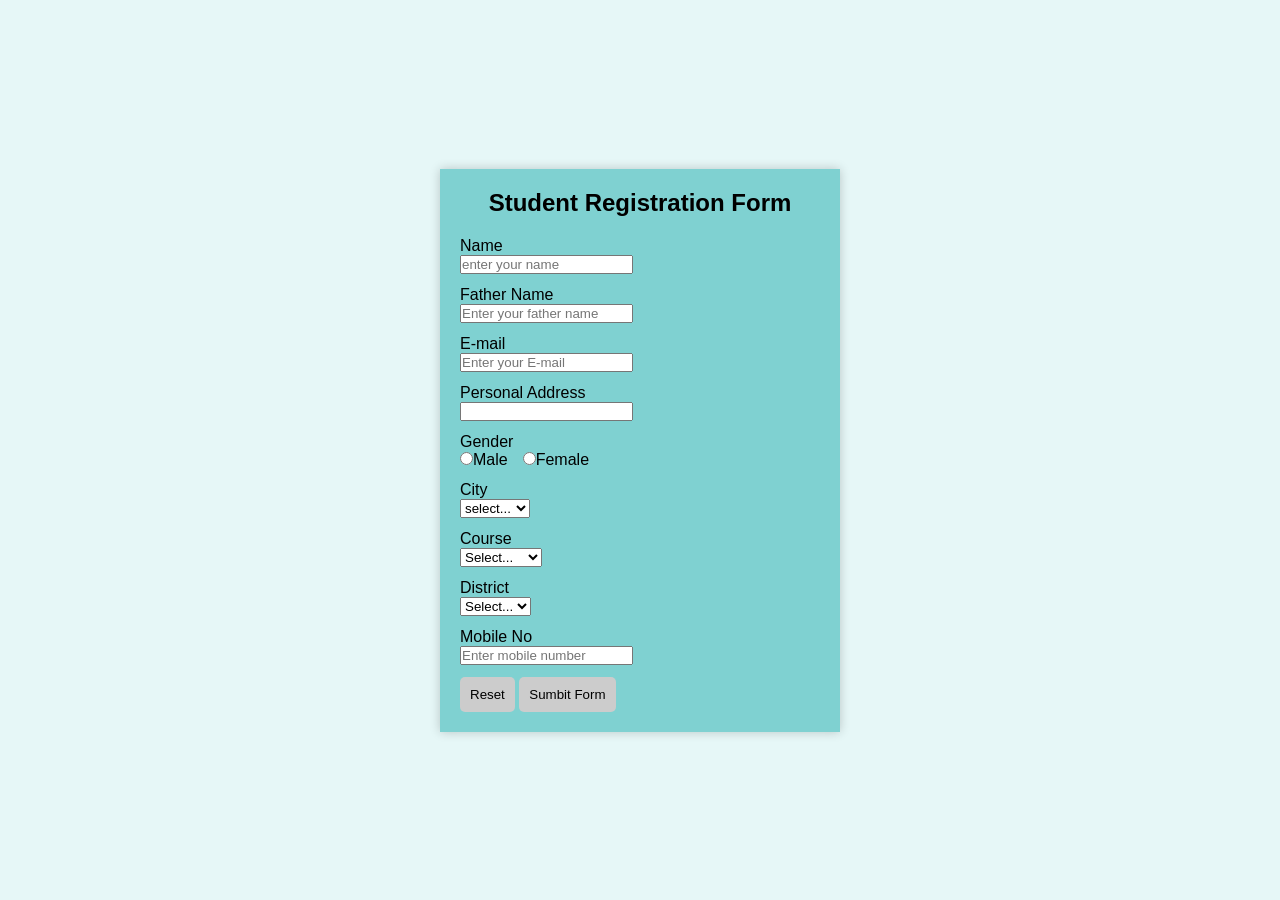
<file: index.html>
<!DOCTYPE html>
<html lang="en">
<head>
    <meta charset="UTF-8">
    <meta name="viewport" content="width=device-width, initial-scale=1.0">
    <title>Student Registration Form</title>
    <link rel="stylesheet" href="style.css">
</head>
<body>
    <div class="container ">
        <h2> Student Registration Form</h2>
        <form>
            <div class=" Form-group">
                <label>Name</label>
                <input type="text"placeholder="enter your name">
            </div>
            <div class="Form-group">
                <label>Father Name</label>
                <input type="text" placeholder="Enter your father name">
             </div>
<div class="Form-group">
    <label>E-mail</label>
    <input type="text" placeholder="Enter your E-mail">
    </div>
    <div class="Form-group">
        <label>Personal Address</label>
        <input type="text">

    </div>
    <div class="Form-group">
        <label>Gender</label>
        <div class="radio-group">
            <label><input type="radio" name="gender">Male</label>
            <label><input type="radio" name="gender">Female</label>
        </div>
    </div>
<div class="Form-group">
    <label>City</label>
    <select>
        <option>select...</option>
        <option>Bhopal</option>
        <option>Bihar</option>
        <option>Patna</option>
        <option>Delhi</option>
        <option>Mumbai</option>
    </select>
</div>
<div class="Form-group">
    <label>Course</label>
    <select>
        <option>Select...</option>
        <option>BCA</option>
        <option>MACA</option>
        <option> B.TECH</option>
        <option> LAW</option>
        <option> MEDICAL</option>
 </select>
</div>
<div class="Form-group">
    <label>District</label>
    <select>
        <option>Select...</option>
        <option>District1</option>
        <option>District2</option>
        <option>District3</option>
        <option>District4</option>
        <option>District5</option>
    </select>
</div>
<div class="Form-group">
    <label>Mobile No</label>
    <input type="text" placeholder="Enter mobile number">
</div>
<div class="buttons">
    <button type="reset" class="reset">Reset</button>
    <button type="submit" class="reset">Sumbit Form</button>
</div>
            </form>
</body>
</html>
</file>
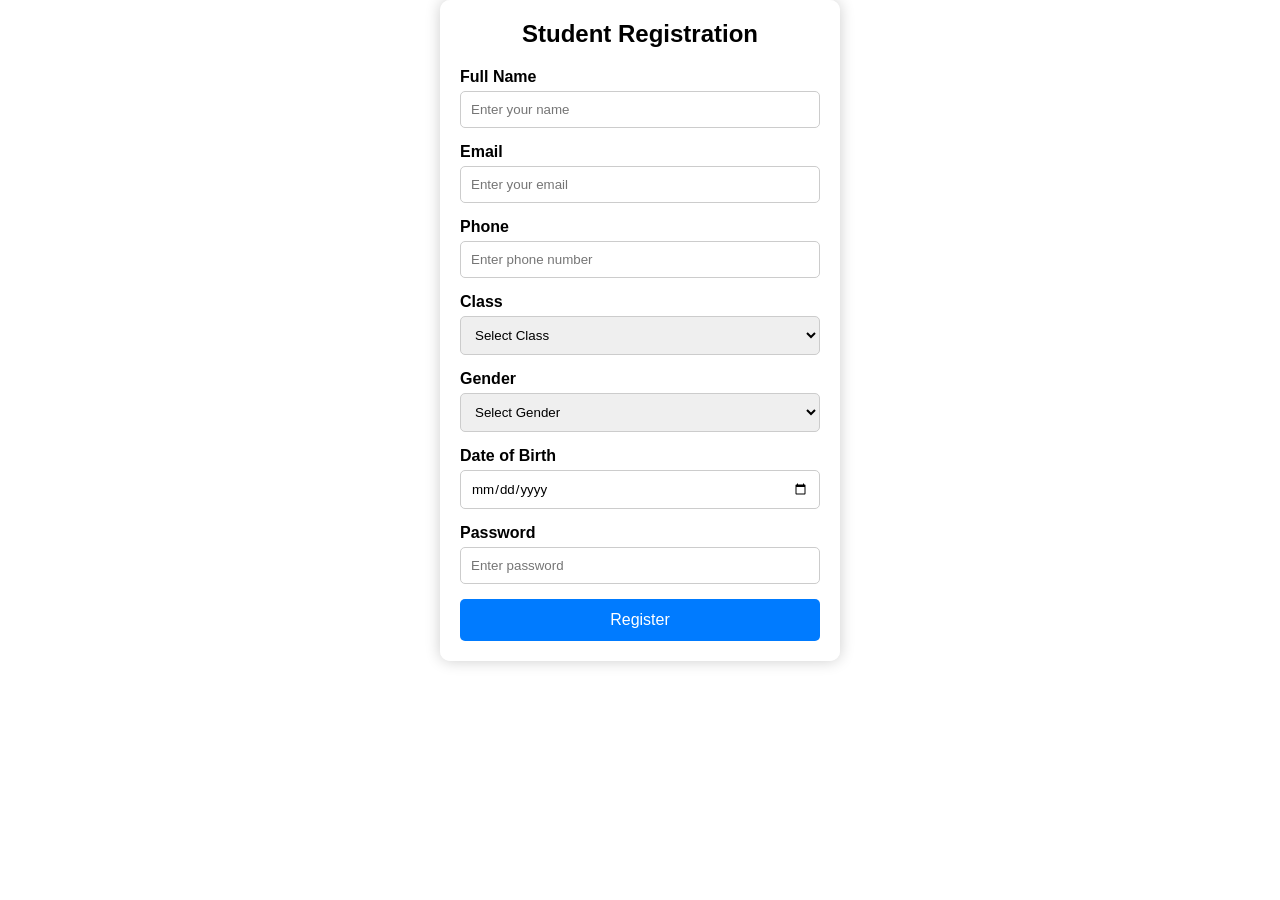
<file: project2.html>
<!-- index.html -->
<!DOCTYPE html>
<html lang="en">
<head>
  <meta charset="UTF-8">
  <meta name="viewport" content="width=device-width, initial-scale=1.0">
  <title>Student Registration Form</title>
  <link rel="stylesheet" href="/project2.css">
</head>
<body>

  <div class="form-container">
    <h2>Student Registration</h2>

    <form>
      <div class="input-group">
        <label>Full Name</label>
        <input type="text" placeholder="Enter your name" required>
      </div>

      <div class="input-group">
        <label>Email</label>
        <input type="email" placeholder="Enter your email" required>
      </div>

      <div class="input-group">
        <label>Phone</label>
        <input type="tel" placeholder="Enter phone number" required>
      </div>

      <div class="input-group">
        <label>Class</label>
        <select required>
          <option value="">Select Class</option>
          <option>6th</option>
          <option>7th</option>
          <option>8th</option>
          <option>9th</option>
          <option>10th</option>
          <option>11th</option>
          <option>12th</option>
        </select>
      </div>

      <div class="input-group">
        <label>Gender</label>
        <select required>
          <option value="">Select Gender</option>
          <option>Male</option>
          <option>Female</option>
          <option>Other</option>
        </select>
      </div>

      <div class="input-group">
        <label>Date of Birth</label>
        <input type="date" required>
      </div>

      <div class="input-group">
        <label>Password</label>
        <input type="password" placeholder="Enter password" required>
      </div>

      <button type="submit">Register</button>
    </form>
  </div>

</body>
</html>
</file>
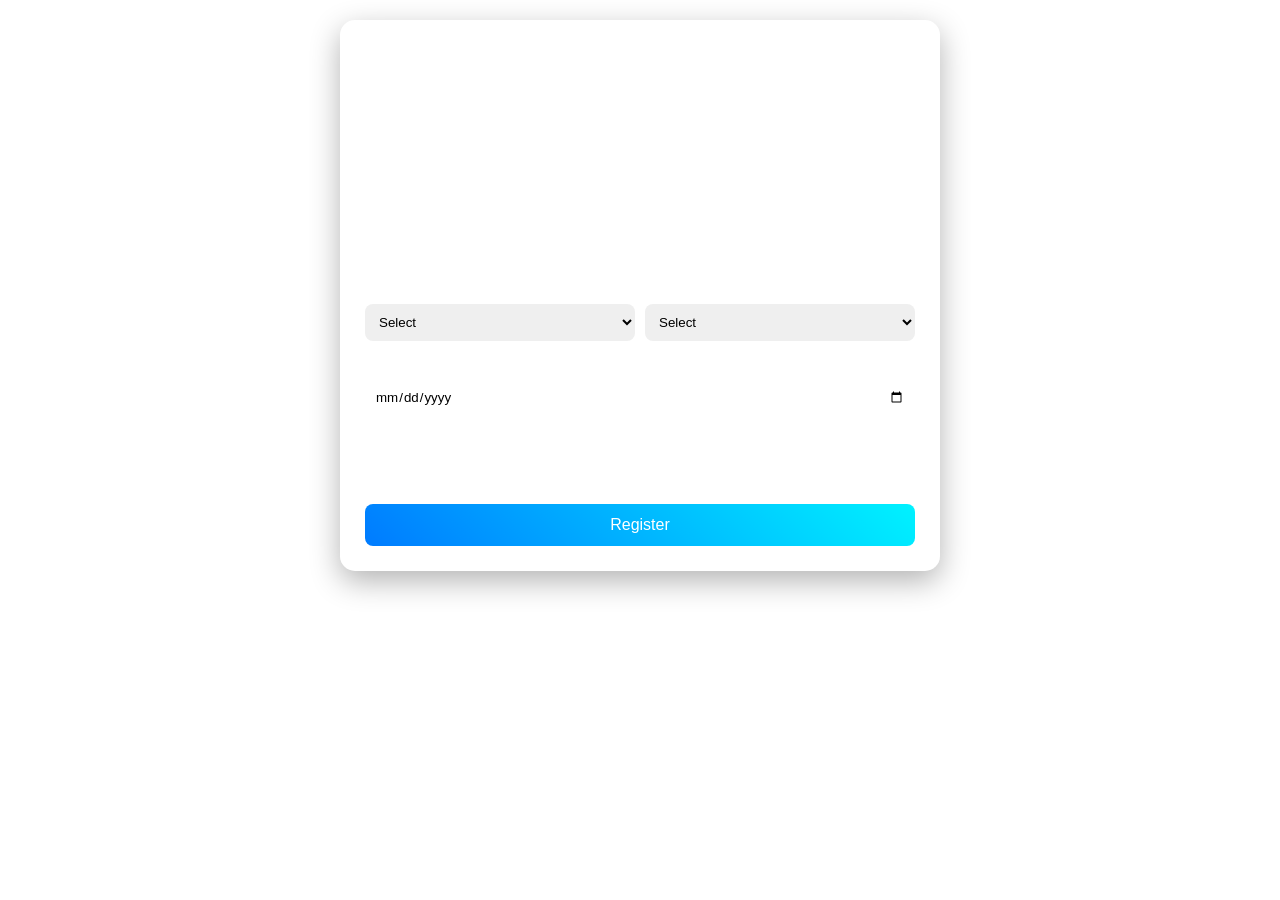
<file: project3.html>
<!-- index.html -->
<!DOCTYPE html>
<html lang="en">
<head>
  <meta charset="UTF-8">
  <meta name="viewport" content="width=device-width, initial-scale=1.0">
  <title>Advanced Student Registration</title>
  <link rel="stylesheet" href="project3.css">
</head>
<body>

  <div class="form-container">
    <h1 class="school-name">St.Joseph School</h1>
    <h2>Student Registration</h2>

    <form>
      <div class="row">
        <div class="input-group">
          <label>First Name</label>
          <input type="text"  required>
        </div>

        <div class="input-group">
          <label>Last Name</label>
          <input type="text" required>
        </div>
      </div>

      <div class="input-group">
        <label>Email</label>
        <input type="email" required>
      </div>

      <div class="row">
        <div class="input-group">
          <label>Class</label>
          <select required>
            <option value="">Select</option>
            <option>6th</option>
            <option>7th</option>
            <option>8th</option>
            <option>9th</option>
            <option>10th</option>
          </select>
        </div>

        <div class="input-group">
          <label>Section</label>
          <select required>
            <option value="">Select</option>
            <option>A</option>
            <option>B</option>
            <option>C</option>
          </select>
        </div>
      </div>

      <div class="input-group">
        <label>Date of Birth</label>
        <input type="date" required>
      </div>

      <div class="input-group">
        <label>Password</label>
        <input type="password" required>
      </div>

      <button type="submit">Register</button>
    </form>
  </div>

</body>
</html>
</file>
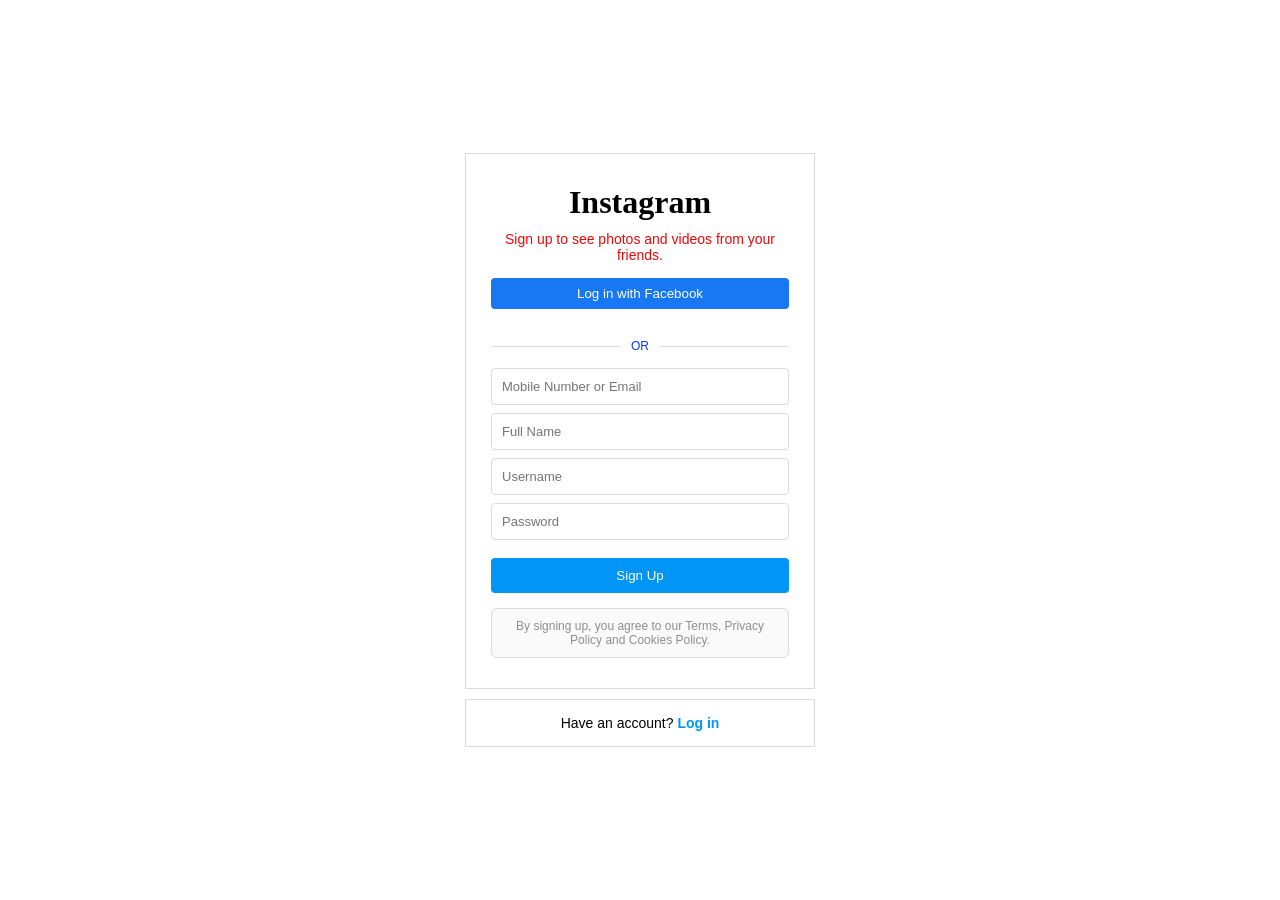
<file: project4.html>
<!DOCTYPE html>
<html lang="en">
<head>
  <meta charset="UTF-8">
  <meta name="viewport" content="width=device-width, initial-scale=1.0">
  <title>Instagram Signup</title>
  <link rel="stylesheet" href="project4.css">
</head>
<body>

<div class="container">

  <div class="signup-box">
    <h1 class="logo">Instagram</h1>

    <p class="subtitle">Sign up to see photos and videos from your friends.</p>

    <button class="fb-btn">Log in with Facebook</button>

    <div class="divider">
      <span>OR</span>
    </div>

    <form>
      <input type="text" placeholder="Mobile Number or Email" required>
      <input type="text" placeholder="Full Name" required>
      <input type="text" placeholder="Username" required>
      <input type="password" placeholder="Password" required>

      <button type="submit" class="signup-btn">Sign Up</button>
    </form>

    <p class="terms">
      By signing up, you agree to our Terms, Privacy Policy and Cookies Policy.
    </p>
  </div>

  <div class="login-box">
    <p>Have an account? <a href="#">Log in</a></p>
  </div>
<!-- commit  -->
</div>

</body>
</html>
</file>
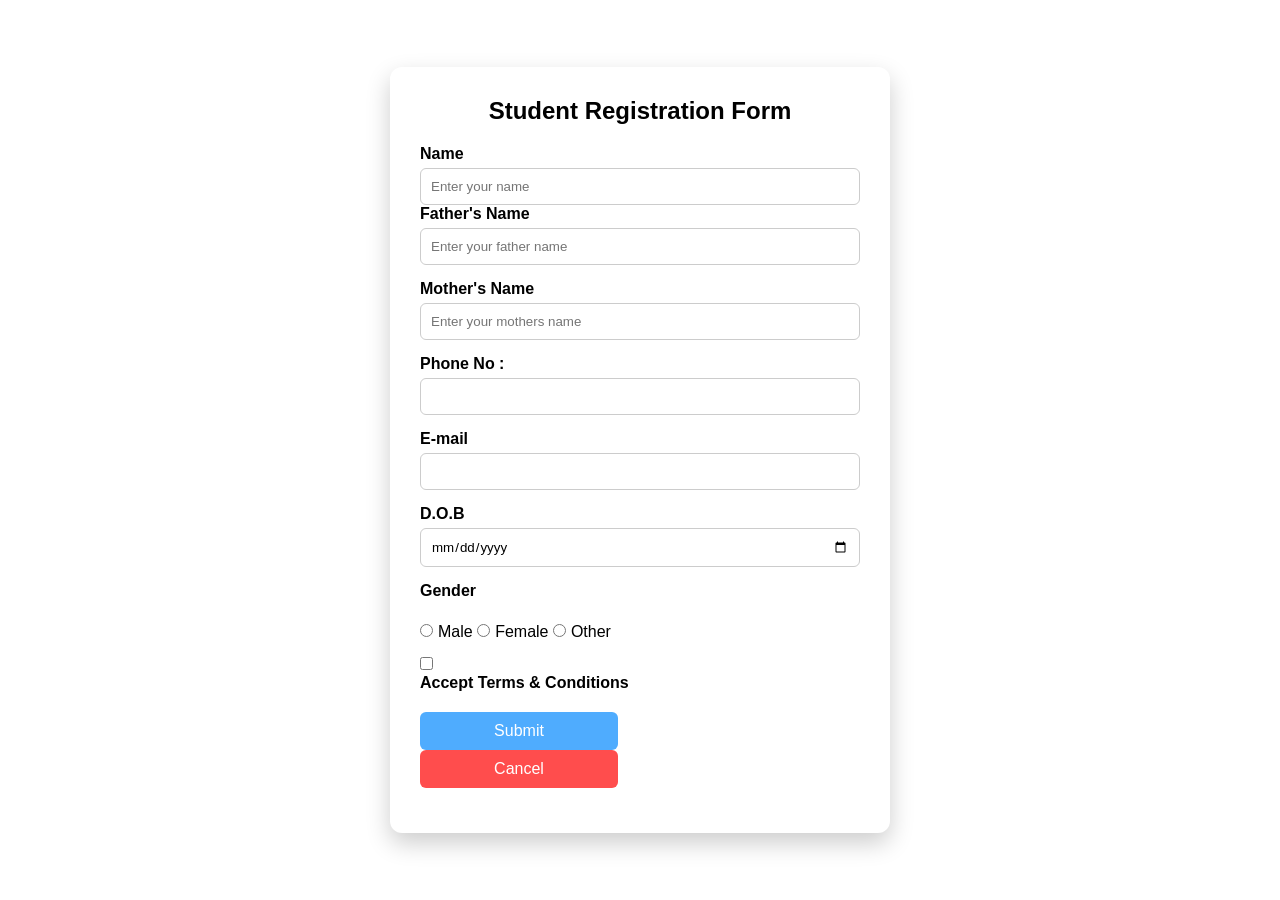
<file: project5.html>
<!DOCTYPE html>
<html lang="en">
<head>
    <meta charset="UTF-8">
    <meta name="viewport" content="width=device-width, initial-scale=1.0">
    <title>Registration Form  </title>
    <link rel="stylesheet" href="project5.css">
</head>
<body>
   <div class="container ">
        <h2> Student Registration Form</h2>
        <form>
            <div class=" Form-group">
                <label>Name</label>
                <input type="text"placeholder="Enter your name">
                <div class="Form-group">
                    <label>Father's Name </label>
                    <input type="text"placeholder="Enter your father name">
                </div>
                <div class="Form-group">
                    <label>Mother's Name</label>
                    <input type="text"placeholder="Enter your mothers name ">
                </div>
                <div class=" Form-group">
                    <label>Phone No :</label>
                    <input type="text" required>
                </div>
    <div class="Form-group">
        <label>E-mail</label>
        <input type="text" required>
    </div>
    <div class="Form-group">
        <label>D.O.B</label>
        <input type="date" required>
    </div>
    <div class="Form-group">
        <label>Gender</label><br>
        <input type="radio" id="Male" name="gender"value="male"  required>Male
        <input type="radio" id ="Female"name="gender"value="Female" required>Female
        <input type="radio" id ="Other" name="gender"value="Other"required>Other
    </div>
    <div class="Form-group">
  <input type="checkbox" id="terms" required>
  <label for="terms">Accept Terms & Conditions</label>
</div>
<div class=" button">
    <input type="submit" id="button" required>
</div>
    <button type="button">Cancel</button>

</div>
</body>
</html>
</file>
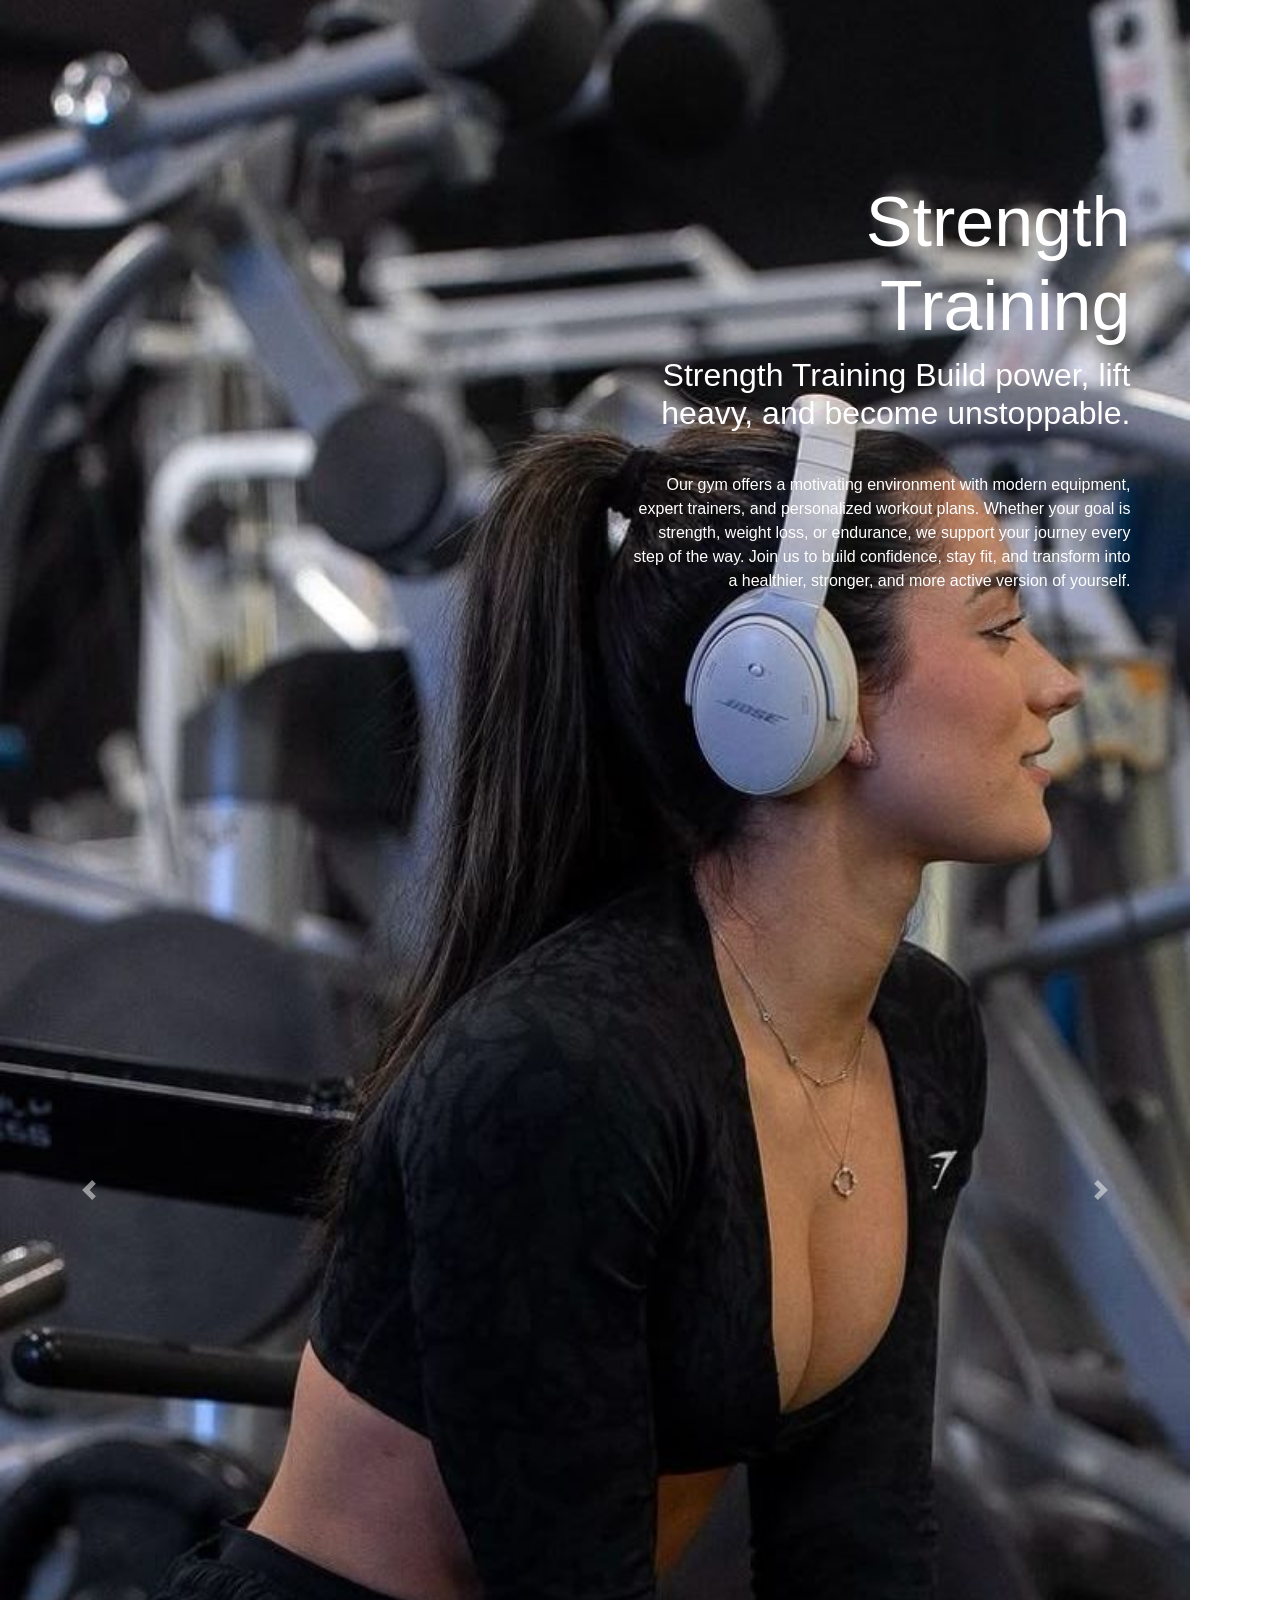
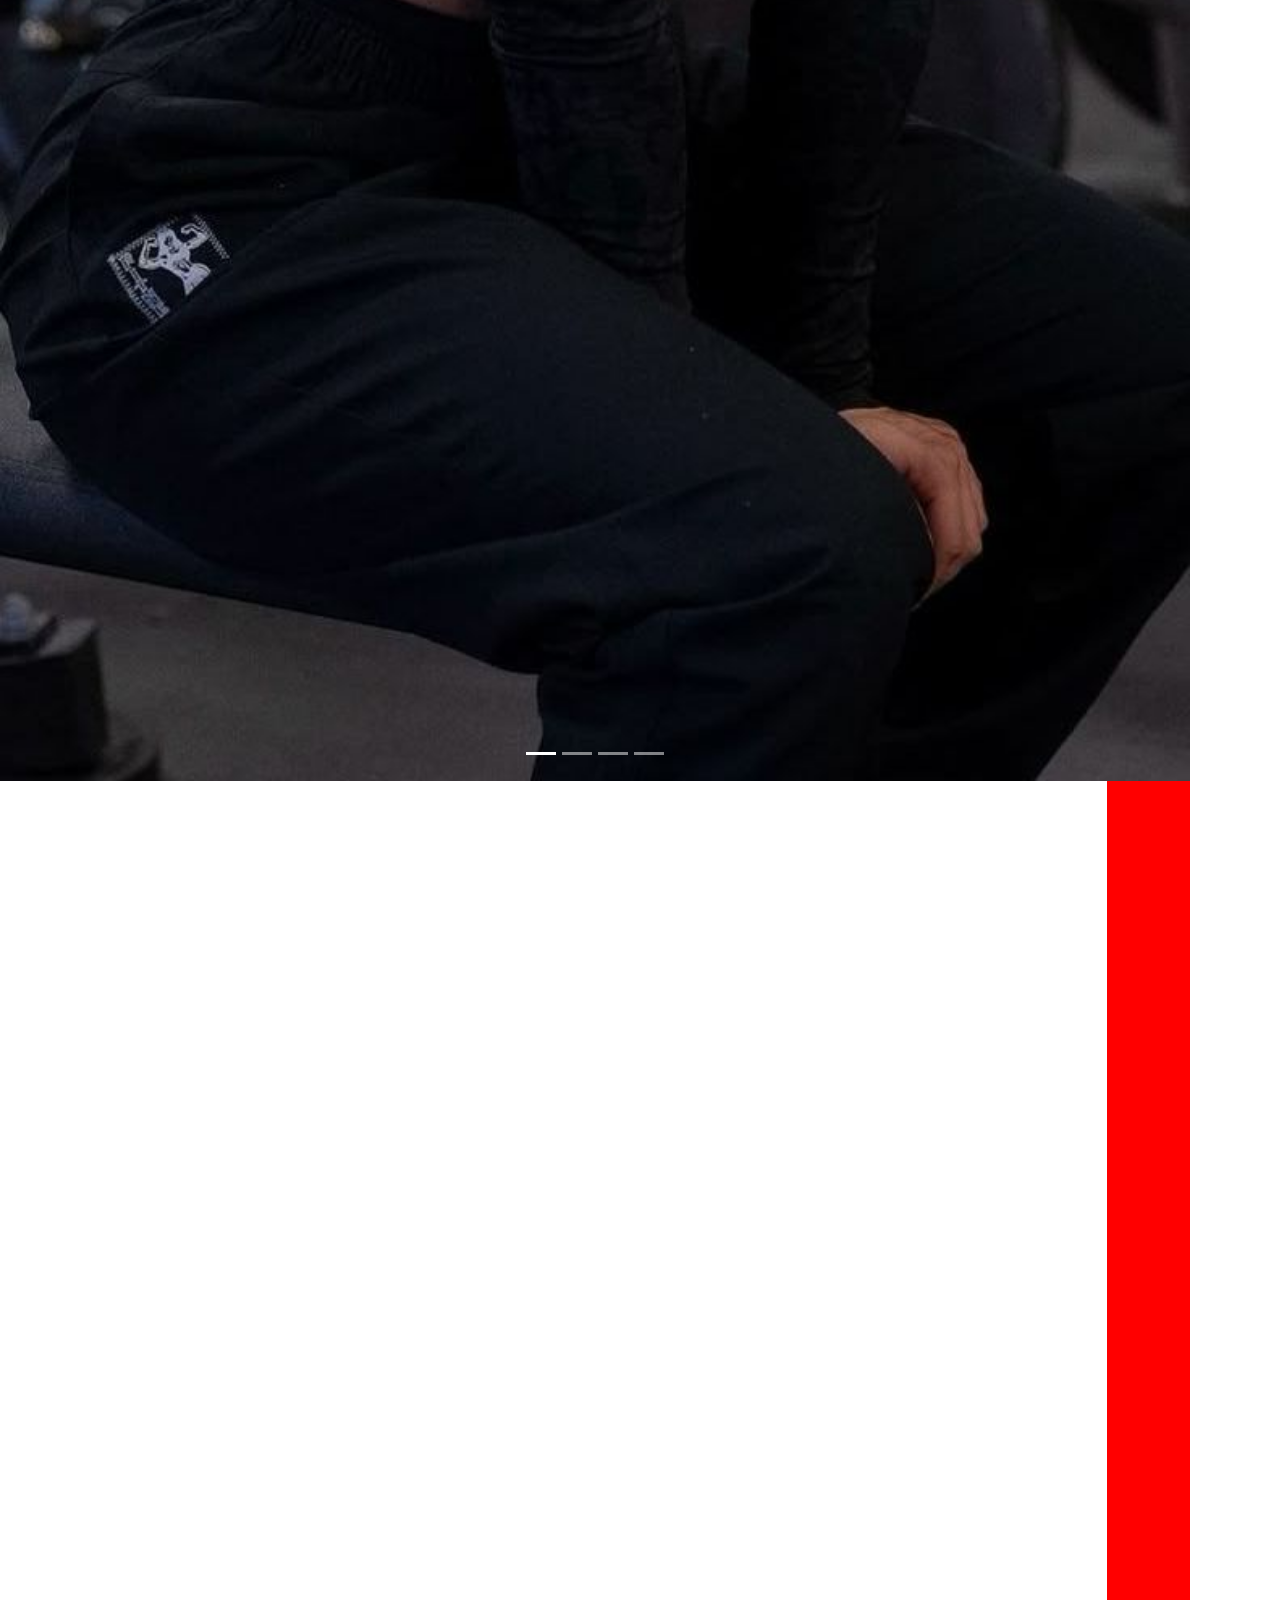
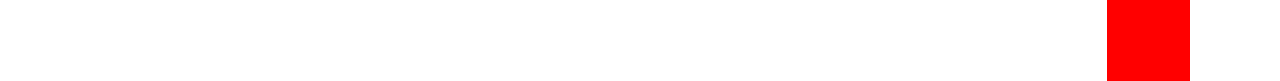
<file: project7.html>
<!DOCTYPE html>
<html lang="en">
<head>
  <meta charset="UTF-8">
  <meta name="viewport" content="width=device-width, initial-scale=1.0">
  <title>Document</title>
  <link rel="stylesheet" href="project7.css">
  <link rel ="stylesheet"
  href="https://stackpath.bootstrapcdn.com/bootstrap/4.3.1/css/bootstrap.min.css">
  <script src="https://code.jquery.com/jquery-3.3.1.slim.min.js"></script>
  <script src="https://stackpath.bootstrapcdn.com/bootstrap/4.3.1/js/bootstrap.min.js"></script>
</head>

<body>
<section class="banner">
  <div class="slider">
    <div id="slider" class="carousel slide carousel-fade" data-ride="carousel">

      <div class="carousel-inner">

        <!-- 1 -->
        <div class="carousel-item active">
          <img src="./6851570afdf7ca9e061fe04129f157cc1.jpg" class="d-block w-100">
          <div class="carousel-caption">
            <h1>Strength Training</h1>
            <h2>Strength Training Build power, lift heavy, and become unstoppable.</h2>

            <p>Our gym offers a motivating environment with modern equipment, expert trainers, and personalized workout plans. Whether your goal is strength, weight loss, or endurance, we support your journey every step of the way. Join us to build confidence, stay fit, and transform into a healthier, stronger, and more active version of yourself.</p>
          </div>
        </div>

        <!-- 2 -->
        <div class="carousel-item">
          <img src="./c4c7b396ae6fcf9950a64056425701ca2.jpg" class="d-block w-100">
          <div class="carousel-caption">
            <h1> FLEXIBILITY</h1>
            <h2>Push your limits, burn calories, feel the energy</h2>

            <p>Our gym offers a motivating environment with modern equipment, expert trainers, and personalized workout plans. Whether your goal is strength, weight loss, or endurance, we support your journey every step of the way. Join us to build confidence, stay fit, and transform into a healthier, stronger, and more active version of yourself.</p>
          </div>
        </div>

        <!-- 3 -->
        <div class="carousel-item">
          <img src="./3ea1919cd1ff940a5c3a425eca162a3b3.jpg" class="d-block w-100">
          <div class="carousel-caption">
            <h1>CROSS FIT</h1>
            <h2>Stretch your body, relax your mind.</h2>

            <p>Our gym offers a motivating environment with modern equipment, expert trainers, and personalized workout plans. Whether your goal is strength, weight loss, or endurance, we support your journey every step of the way. Join us to build confidence, stay fit, and transform into a healthier, stronger, and more active version of yourself.</p>
          </div>
        </div>

        <!-- 4 -->
        <div class="carousel-item">
          <img src="./eedc6be73ab06460ca0203b31eb1fe0844.jpg" class="d-block w-100">
          <div class="carousel-caption">
            <h1>ENDURANCE</h1>
            <h2>Build your body, build your confidence</h2>

            <p>Our gym offers a motivating environment with modern equipment, expert trainers, and personalized workout plans. Whether your goal is strength, weight loss, or endurance, we support your journey every step of the way. Join us to build confidence, stay fit, and transform into a healthier, stronger, and more active version of yourself.</p>
          </div>
        </div>

      </div>

      <!-- Indicators -->
      <ol class="carousel-indicators">
        <li data-target="#slider" data-slide-to="0" class="active"></li>
        <li data-target="#slider" data-slide-to="1"></li>
        <li data-target="#slider" data-slide-to="2"></li>
        <li data-target="#slider" data-slide-to="3"></li>
      </ol>

      <!-- Buttons -->
      <a class="carousel-control-prev" href="#slider" role="button" data-slide="prev">
        <span class="carousel-control-prev-icon"></span>
      </a>

      <a class="carousel-control-next" href="#slider" role="button" data-slide="next">
        <span class="carousel-control-next-icon"></span>
      </a>

    </div>
  <!-- </div> -->
  <div class="side-menu">
    <!-- <img src="./eedc6be73ab06460ca0203b31eb1fe0844.jpg" class="menu-icon"> -->
    <!-- <img src="./magnifying-glass.png" class="search-icon"> -->
</div>
</section>
</body>
</html>
</file>
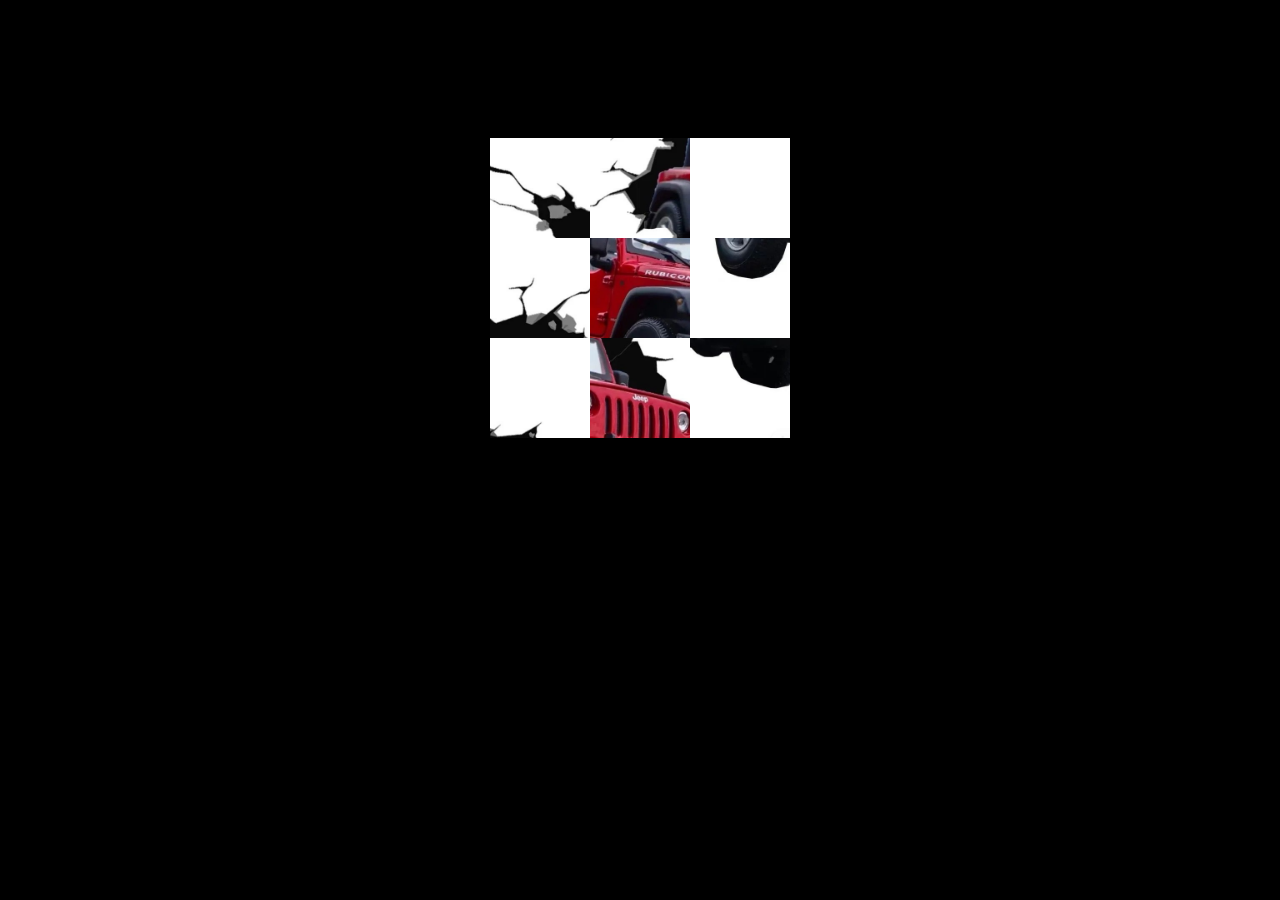
<file: .vscode/project9.html>
<!DOCTYPE html>
<html lang="en">
<head>
    <meta charset="UTF-8">
    <meta name="viewport" content="width=device-width, initial-scale=1.0">
    <title>3D Block Design</title>
    <link rel="stylesheet" href="project9.css">
</head>
<body>#
    <div class="hero">
    <div class="small-img"><img src="00.jpg"></div>
    <div class="small-img"><img src="01.jpg"></div>
    <div class="small-img"><img src="02.jpg"></div>

    <div class="small-img"><img src="10.jpg"></div>
    <div class="small-img"><img src="11.jpg"></div>
    <div class="small-img"><img src="12.jpg"></div>

    <div class="small-img"><img src="20.jpg"></div>
    <div class="small-img"><img src="21.jpg"></div>
    <div class="small-img"><img src="22.jpg"></div>
</div>
    
</body>
</html>
</file>
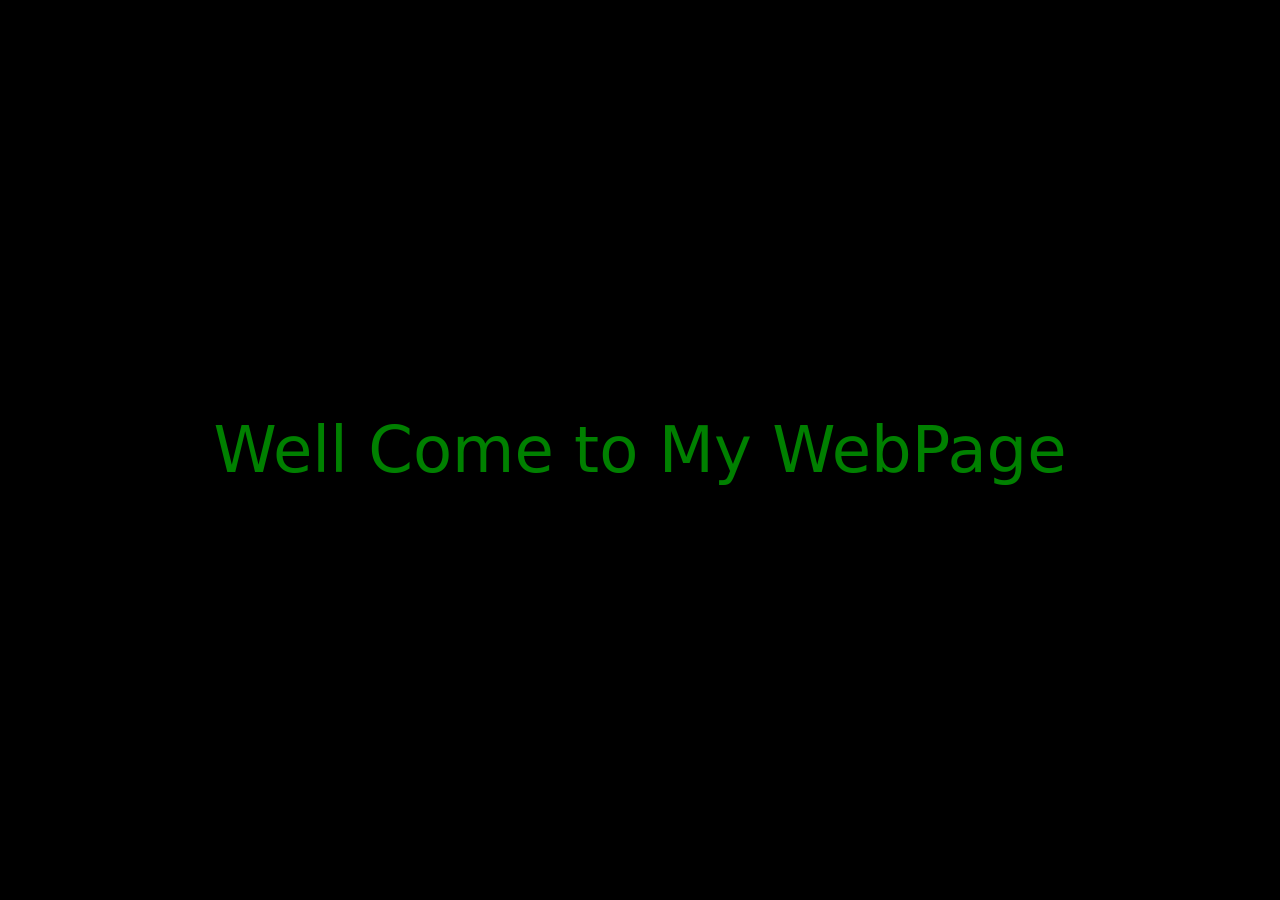
<file: .vscode/dom project/matrix_text/text.html>
<!DOCTYPE html>
<html lang="en">
<head>
    <meta charset="UTF-8">
    <meta name="viewport" content="width=device-width, initial-scale=1.0">
    <title>Matrix_text_zip</title>
    <link rel="stylesheet" href="text.css">
</head>
<body>
    <p>Well Come to My WebPage</p>
<script src="text.js"></script>
</body>
</html>
</file>
<file: style.css>
*{
    margin: 0;
    padding: 0;
    box-sizing: border-box;
    font-family: Arial, Helvetica, sans-serif;
}
body{
    background-color: #e6f7f7;
    display: flex;
    justify-content: center;
    align-items: center;
    min-height: 100vh;
}
.container{
    background-color: #7fd1d1;
    padding: 20px;
    width: 400px;
    border-radius: 10xp;
    box-shadow: 0 0 10px rgba(0,0, 0, 0.2);
}
.container h2{
    text-align: center;
    margin-bottom: 20px;
    }
    .Form-group{
        margin-bottom: 12px;

    }
    .Form-group{
        margin-bottom: 12px;
    }
    .Form-group label{
        display: block;
        margin-bottom: 5xp;
    }
    .radio-group{
display: flex;
gap: 15px;
    }
    .button{
display: flex;
justify-content: space-between;
margin-top: 15px;
    }
    button{
        padding: 10px;
        border: none;
        cursor: pointer;
        border-radius: 5px;
    }
    .reset{
        background-color: #ccc;

    }
    .submit{
        background-color: orange;
        color:white;
    }

    /* Responsive kaise bana?
meta viewport use kiya
@media (max-width: 500px) mobile ke liye
🔹 Layout clean kaise hua?
.form-group → spacing control
width: 100% → inputs full width
🔹 Modern look kaise aaya?
border-radius
box-shadow
proper spacing */
</file>
<file: project2.css>
*{
  margin:0;
  padding:0;
  box-sizing:border-box;
  font-family: Arial, sans-serif;
}

body{
  height: 100%;
  display:flex;
  justify-content:center;
  align-items:center;
  background:url('https://images.unsplash.com/photo-1569617084133-26942bb441f2?w=600&auto=format&fit=crop&q=60&ixlib=rb-4.1.0&ixid=M3wxMjA3fDB8MHxzZWFyY2h8MTh8fGdyb3VwJTIwb2YlMjBmcmllbmR8ZW58MHx8MHx8fDA%3D') no-repeat center/cover;
}

.form-container{
  width:100%;
  max-width:400px;
  background:rgba(255,255,255,0.9);
  padding:20px;
  border-radius:10px;
  box-shadow:0 0 15px rgba(0,0,0,0.2);
}

h2{
  text-align:center;
  margin-bottom:20px;
}

.input-group{
  margin-bottom:15px;
}

label{
  display:block;
  margin-bottom:5px;
  font-weight:bold;
}

input, select{
  width:100%;
  padding:10px;
  border-radius:5px;
  border:1px solid #ccc;
  transition:0.3s;
}

input:hover, select:hover{
  border-color:#007BFF;
  box-shadow:0 0 5px #007BFF;
}

input:focus, select:focus{
  outline:none;
  border-color:#28a745;
}

button{
  width:100%;
  padding:12px;
  border:none;
  border-radius:5px;
  background:#007BFF;
  color:white;
  font-size:16px;
  cursor:pointer;
  transition:0.3s;
}

button:hover{
  background:#0056b3;
  transform:scale(1.05);
}

@media(max-width:500px){
  .form-container{
    padding:15px;
  }
}
</file>
<file: project3.css>
*{
  margin:0;
  padding:0;
  box-sizing:border-box;
  font-family: Arial, sans-serif;
}

body{
  min-height:100%;
  display:flex;
  justify-content:center;
  align-items:center;
  padding:20px;
  background:url('https://t4.ftcdn.net/jpg/15/12/04/11/360_F_1512041110_c0NFJDcHLmUJiwfDowzcKUgsPALmbjdD.jpg') no-repeat center/cover;
}

.form-container{
  width:100%;
  max-width:600px;
  background:rgba(255,255,255,0.15);
  backdrop-filter:blur(10px);
  padding:25px;
  border-radius:15px;
  box-shadow:0 10px 30px rgba(0,0,0,0.3);
  animation:fadeIn 1s ease-in-out;
}

.school-name{
  text-align:center;
  color:#fff;
  margin-bottom:5px;
  animation:slideDown 1s ease;
}

h2{
  text-align:center;
  margin-bottom:20px;
  color:#fff;
}

.row{
  display:flex;
  gap:10px;
}

.input-group{
  margin-bottom:15px;
  width:100%;
}

label{
  display:block;
  margin-bottom:5px;
  color:#fff;
}

input, select{
  width:100%;
  padding:10px;
  border-radius:8px;
  border:none;
  outline:none;
  transition:0.3s;
}

input:hover, select:hover{
  transform:scale(1.03);
}

input:focus, select:focus{
  box-shadow:0 0 10px #00f2ff;
}

button{
  width:100%;
  padding:12px;
  border:none;
  border-radius:8px;
  background:linear-gradient(45deg,#007BFF,#00f2ff);
  color:white;
  font-size:16px;
  cursor:pointer;
  transition:0.3s;
}

button:hover{
  transform:scale(1.05);
  box-shadow:0 5px 15px rgba(0,0,0,0.3);
}

@keyframes fadeIn{
  from{opacity:0; transform:translateY(20px);} 
  to{opacity:1; transform:translateY(0);} 
}

@keyframes slideDown{
  from{transform:translateY(-30px); opacity:0;} 
  to{transform:translateY(0); opacity:1;} 
}

@media(max-width:600px){
  .row{
    flex-direction:column;
  }
}
</file>
<file: project4.css>
/* Reset */
* {
  margin: 0;
  padding: 0;
  box-sizing: border-box;
  font-family: Arial, sans-serif;
}

/* Body */
body {
  background-image: url(https://i.pinimg.com/736x/a3/db/94/a3db9414ffe68937f49311b2c58c28c5.jpg);
  display: flex;
  justify-content: center;
  align-items: center;
  min-height: 100vh;
}

/* Container */
.container {
  width: 100%;
  max-width: 350px;
  text-align: center;
}

/* Signup Box */
.signup-box {
  background-image: url(https://i.pinimg.com/1200x/de/93/11/de9311bcf611be1df963fc721ff94b31.jpg);
  border: 1px solid #dbdbdb;
  padding: 30px 25px;
  margin-bottom: 10px;
background-size: cover;
  transition: 0.1s ease;
}


.signup-box:hover {
  box-shadow: 0 5px 20px rgba(0,0,0,0.1);
  transform: translateY(-3px);
}


.logo {
  font-family: cursive;
  font-size: 32px;
  margin-bottom: 10px;
}


.subtitle {
  font-size: 14px;
  color: #ed0707;
  margin-bottom: 15px;
}

/* Facebook Button */
.fb-btn {
  width: 100%;
  padding: 8px;
  background: #1877f2;
  color: white;
  border: none;
  border-radius: 4px;
  margin-bottom: 15px;
  cursor: pointer;

  transition: 0.3s;
}

.fb-btn:hover {
  background: #0f5dc0;
}

/* Divider */
.divider {
  display: flex;
  align-items: center;
  margin: 15px 0;
}

.divider::before,
.divider::after {
  content: "";
  flex: 1;
  height: 1px;
  background: #dbdbdb;
}

.divider span {
  margin: 0 10px;
  font-size: 12px;
  color: #0637fc;
}

/* Inputs */
form input {
  width: 100%;
  padding: 10px;
  margin-bottom: 8px;

  border: 1px solid #dbdbdb;
  border-radius: 4px;
  font-size: 13px;

  transition: 0.2s;
}


form input:hover {
  border-color: #999;
}

/* Signup Button */
.signup-btn {
  width: 100%;
  padding: 10px;
  margin-top: 10px;

  background: #0095f6;
  color: white;
  border: none;
  border-radius: 4px;
  cursor: pointer;

  transition: 0.3s;
}

.signup-btn:hover {
  background: #007cd1;
}

/*  Terms Box */
.terms {
  margin-top: 15px;
  font-size: 12px;
  color: #8e8e8e;

  border: 1px solid #dbdbdb;
  padding: 10px;
  border-radius: 6px;
  background: #fafafa;
}

/* Login Box */
.login-box {
  background: white;
  border: 1px solid #dbdbdb;
  padding: 15px;
  font-size: 14px;
}

.login-box a {
  color: #0095f6;
  text-decoration: none;
  font-weight: bold;
}

/*  Responsive */
@media (max-width: 400px) {
  .container {
    max-width: 90%;
  }

  .signup-box {
    padding: 20px;
  }
}
</file>
<file: project5.css>
/* Reset */
* {
    margin: 0;
    padding: 0;
    box-sizing: border-box;
    font-family: Arial, sans-serif;
}

/* Body Center */
body {
     background-image: url(https://i.pinimg.com/736x/54/c5/d2/54c5d2d5b30bb37ed19841a6cacbb77e.jpg);
    /* background: linear-gradient(135deg, #4facfe, #00f2fe); */
    min-height: 100vh;
    display: flex;
    justify-content: center;
    align-items: center;
}

/* Container */
.container {
    background: #ffffff;
    /* background-image: url(https://i.pinimg.com/736x/54/c5/d2/54c5d2d5b30bb37ed19841a6cacbb77e.jpg); */
    padding: 30px;
    width: 100%;
    max-width: 500px;
    border-radius: 12px;
    box-shadow: 0 10px 25px rgba(0,0,0,0.2);
    
}

/* Heading */
.container h2 {
    text-align: center;
    margin-bottom: 20px;
}

/* Form Group */
.Form-group {
    margin-bottom: 15px;
}

/* Label */
.Form-group label {
    display: block;
    margin-bottom: 5px;
    font-weight: bold;
}

/* Input Fields */
.Form-group input[type="text"],
.Form-group input[type="date"],
.Form-group input[type="email"],
.Form-group input[type="tel"] {
    width: 100%;
    padding: 10px;
    border: 1px solid #ccc;
    border-radius: 6px;
    outline: none;
    transition: 0.3s;
}

/* Focus Effect */
.Form-group input:focus {
    border-color: #4facfe;
}

/* Radio & Checkbox */
.Form-group input[type="radio"],
.Form-group input[type="checkbox"] {
    margin-right: 5px;
}

/* Button Container */
.button {
    display: flex;
    justify-content: space-between;  /* left-right */
    margin-top: 20px;
}

/* Common Button Style */
#button,
button {
    width: 45%;        /* medium size */
    padding: 10px;
    border: none;
    border-radius: 6px;
    cursor: pointer;
    font-size: 16px;
    transition: 0.3s;
}

/* Submit Button */
#button {
    background: #4facfe;
    color: white;
}

#button:hover {
    background: #007bff;
}

/* Cancel Button */
button {
    background: #ff4d4d;
    color: white;
}

button:hover {
    background: #cc0000;
}

/* Responsive */
@media (max-width: 500px) {
    .container {
        padding: 20px;
    }

    .button {
        flex-direction: column;
        gap: 10px;
    }

    #button,
    button {
        width: 100%;
    }
}
</file>
<file: project7.css>
* {
    margin: 0;
    padding: 0;
}

body { 
    font-family: sans-serif;
}

.banner {
    height: 100vh;
    position: relative;
}

/* float clear fix */
.banner::after {
    content: "";
    display: block;
    clear: both;
}

/* LEFT SIDE */
.slider {
    width: 93%;
    float: left;
    height: 100vh;
}

/* caption */
.carousel-caption {
    max-height: 350px !important;
    max-width: 500px !important;
    text-align: right !important;
    right: 60px !important;
    left: auto !important;
    top: 160px !important;
}

.carousel-caption h1 {
    font-size: 70px;
}

.carousel-caption p {
    margin-top: 40px;
}

/* RIGHT SIDE MENU */
.side-menu {
    height: 100vh;   /* FIX */
    width: 7%;
    float: right;
    background-color: #ff0000;
    position: relative;
    z-index: 2;

    display: flex;
    flex-direction: column;
    align-items: center;
}

/* icons */
.menu-icon {
    width: 40px;
    margin-top: 20px;
    cursor: pointer;
}

/* .search-icon {
    width: 30px;
    margin-top: 40px;
    cursor: pointer;
} */

/* vertical line */
/* .side-menu::after {
    content: '';
    width: 1px;
    height: 100px;
    background-color: #fff;
    position: absolute;
    left: 50%;
    transform: translateX(-50%);
    top: 200px;
} */
</file>
<file: .vscode/project9.css>
*{
    padding: 0;
    margin: 0;
    box-sizing: border-box;
}

body{
    background: black;
}


.hero {
    display: flex;
    flex-wrap: wrap;
    width: 300px;
    height: 300px;
    margin: 120px auto;
    perspective: 1000px;
    font-size: 0; 
}


.small-img{
    width: 100px;
    height: 100px;
    position: relative;
    overflow: hidden; 
    transition: transform 0.6s ease;
}


.small-img img{
    width: 150%;
    height: 150%;
    object-fit: fill; 
    display: block;
}


.small-img::after{
    content: "";
    position: absolute;
    width: 100%;
    height: 18px;
    bottom: -18px;
    left: 0;
    background: rgba(0,0,0,0.25);
    transform: skewX(25deg);
}


.small-img::before{
    content: "";
    position: absolute;
    width: 10px;
    height: 100%;
    right: -10px;
    top: 0;
    background: rgba(0,0,0,0.3);
    transform: skewY(60deg);
}


.hero:hover .small-img:nth-child(1){
    transform: translate(-130px,-130px) rotate(360deg);
}
.hero:hover .small-img:nth-child(2){
    transform: translate(0px,-160px) rotate(360deg);
}
.hero:hover .small-img:nth-child(3){
    transform: translate(130px,-130px) rotate(360deg);
}
.hero:hover .small-img:nth-child(4){
    transform: translate(-160px,0px) rotate(360deg);
}
.hero:hover .small-img:nth-child(5){
    transform: scale(1.3);
}
.hero:hover .small-img:nth-child(6){
    transform: translate(160px,0px) rotate(360deg);
}
.hero:hover .small-img:nth-child(7){
    transform: translate(-130px,130px) rotate(360deg);
}
.hero:hover .small-img:nth-child(8){
    transform: translate(0px,160px) rotate(360deg);
}
.hero:hover .small-img:nth-child(9){
    transform: translate(130px,130px) rotate(360deg);
}
</file>
<file: .vscode/dom project/matrix_text/text.css>
*{
    margin: 0;
    padding: 0;
    box-sizing: border-box;
}
html,body{
    height: 100%;
    width: 100%;
    background-color: black;
}
html{
    font-family: system-ui, -apple-system, BlinkMacSystemFont, 'Segoe UI', Roboto, Oxygen, Ubuntu, Cantarell, 'Open Sans', 'Helvetica Neue', sans-serif;
}
body{
    display: flex;
    justify-content: center;
    align-items: center;
}
p{
    color: green;
    font-size: 4rem;
}
</file>
